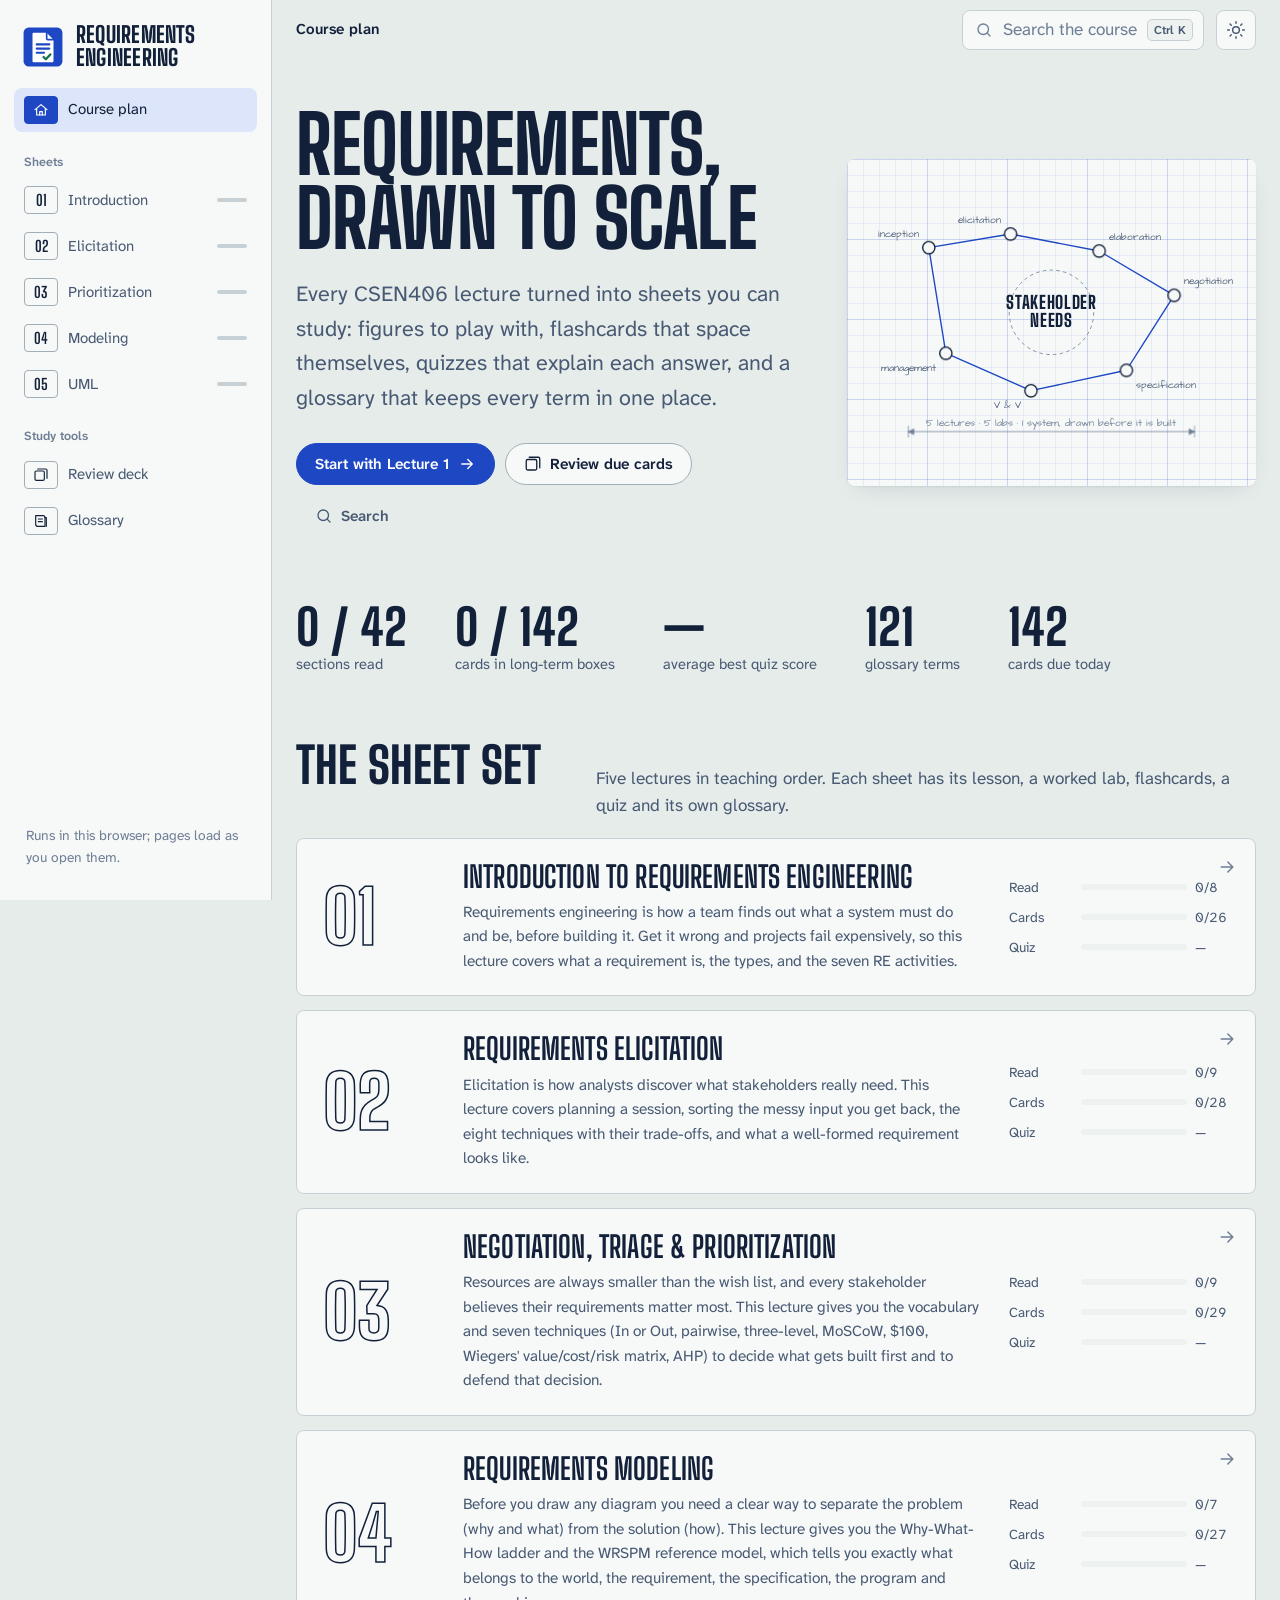
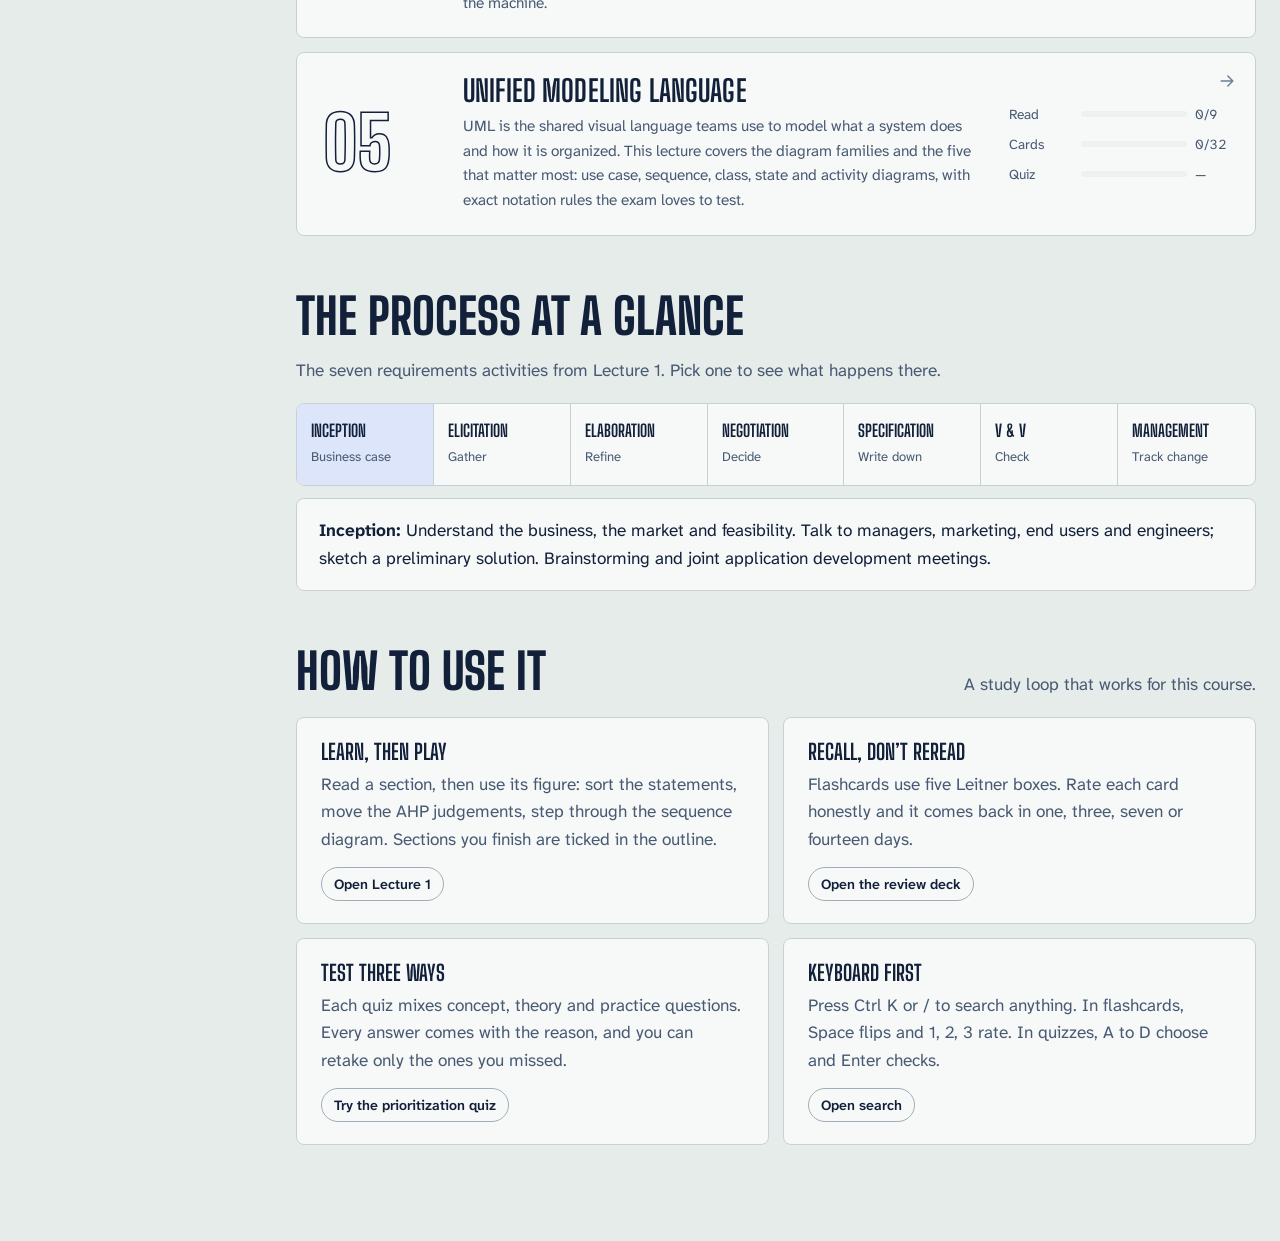
<file: index.html>
<!doctype html>
<html lang="en">
<head>
<meta charset="utf-8">
<meta name="viewport" content="width=device-width, initial-scale=1, viewport-fit=cover">
<link rel="manifest" href="manifest.webmanifest">
<link rel="icon" href="icon.svg" type="image/svg+xml">
<title>Requirements Engineering</title>
<meta name="claude:viewport-fit-sides" content="cover">
<meta name="description" content="CSEN406 Requirements Engineering study companion: lectures, interactive figures, flashcards, quizzes and glossary.">
<meta name="theme-color" content="#E6ECEA" media="(prefers-color-scheme: light)">
<meta name="theme-color" content="#081630" media="(prefers-color-scheme: dark)">
<link rel="preconnect" href="https://fonts.googleapis.com">
<link rel="preconnect" href="https://fonts.gstatic.com" crossorigin>
<link rel="stylesheet" href="https://fonts.googleapis.com/css2?family=Architects+Daughter&family=Atkinson+Hyperlegible+Next:wght@400;600;700&family=Big+Shoulders+Display:wght@600;700;800&display=swap">
<link rel="stylesheet" href="css/app.css">
<script>
  (function () { try { var t = localStorage.getItem('re406:theme'); if (t) document.documentElement.setAttribute('data-theme', JSON.parse(t)); } catch (e) {} })();
</script>

</head>
<body>
<a class="skip" href="#view">Skip to content</a>
<div class="shell">
  <nav class="rail" id="rail" aria-label="Course">
    <a class="brand" href="#home" aria-label="Requirements Engineering, home">
      <svg class="brand-mark" viewBox="0 0 40 40" aria-hidden="true">
        <rect class="doc-tile" x="1.5" y="1.5" width="37" height="37" rx="5"/>
        <g class="doc">
          <path class="doc-page" d="M11 6.5h12.5l6.5 6.5v20.5a1 1 0 0 1-1 1H11a1 1 0 0 1-1-1v-26a1 1 0 0 1 1-1z"/>
          <path class="doc-fold" d="M23.5 6.5V12a1 1 0 0 0 1 1H30"/>
          <path class="doc-line" style="--i:0" d="M14 17.5h12"/>
          <path class="doc-line" style="--i:1" d="M14 21.5h12"/>
          <path class="doc-line" style="--i:2" d="M14 25.5h7"/>
          <path class="doc-check" d="M20.5 29.5l2.2 2.2 4.3-4.6"/>
        </g>
      </svg>
      <b>Requirements Engineering</b>
    </a>
    <div class="nav-group" id="nav-main"></div>
    <div class="nav-group"><div class="nav-label">Sheets</div><div id="nav-lectures" style="display:grid;gap:2px"></div></div>
    <div class="nav-group" id="nav-tools"><div class="nav-label">Study tools</div></div>
    <div class="rail-foot">
      <p class="offline-note" id="offline-note">Loading offline support…</p>
    </div>
  </nav>
  <div class="rail-scrim" id="rail-scrim"></div>
  <div class="main">
    <header class="topbar" id="topbar">
      <button class="icon-btn menu-btn" id="menu-btn" aria-label="Open course menu" aria-controls="rail" aria-expanded="false"></button>
      <div class="crumbs" id="crumbs"></div>
      <div class="spacer"></div>
      <button class="search-btn" id="search-btn" aria-label="Search terms, sections and cards" aria-keyshortcuts="Control+K"><svg viewBox="0 0 24 24" width="18" height="18" fill="none" stroke="currentColor" stroke-width="1.75" stroke-linecap="round" aria-hidden="true"><circle cx="11" cy="11" r="7"/><path d="m20 20-3.5-3.5"/></svg><span>Search the course</span><kbd>Ctrl K</kbd></button>
      <button class="icon-btn" id="theme-btn" aria-label="Switch theme">
        <svg viewBox="0 0 24 24" fill="none" stroke="currentColor" stroke-width="1.75" stroke-linecap="round" aria-hidden="true">
          <g class="theme-sun"><circle cx="12" cy="12" r="4"/><path d="M12 2v2M12 20v2M4.9 4.9l1.4 1.4M17.7 17.7l1.4 1.4M2 12h2M20 12h2M4.9 19.1l1.4-1.4M17.7 6.3l1.4-1.4"/></g>
          <g class="theme-moon"><path d="M20 14.5A8 8 0 1 1 9.5 4a6.5 6.5 0 0 0 10.5 10.5z"/></g>
        </svg>
      </button>
    </header>
    <main class="view" id="view" tabindex="-1">
      <noscript><p>This study app needs JavaScript to run.</p></noscript>
    </main>
  </div>
</div>
<dialog class="palette" id="palette" aria-label="Search the course">
  <div class="pal-input">
    <svg viewBox="0 0 24 24" fill="none" stroke="currentColor" stroke-width="1.75" stroke-linecap="round" aria-hidden="true"><circle cx="11" cy="11" r="7"/><path d="m20 20-3.5-3.5"/></svg>
    <input id="pal-q" type="search" placeholder="Search terms, sections, flashcards…" autocomplete="off" aria-controls="pal-results" aria-label="Search">
    <kbd>Esc</kbd>
  </div>
  <div class="pal-results" id="pal-results" role="listbox" aria-label="Results"></div>
  <div class="pal-foot"><span><kbd>↑</kbd> <kbd>↓</kbd> move</span><span><kbd>Enter</kbd> open</span><span><kbd>Esc</kbd> close</span></div>
</dialog>
<div class="toasts" role="status" aria-live="polite"></div>

<script src="js/core.js"></script>
<script src="js/views.js"></script>
<script src="js/lecture.js"></script>
<script src="js/study.js"></script>
<script src="js/shell.js"></script>
</body>
</html>
</file>
<file: css/app.css>
/* Requirements Engineering — a study app laid out like a set of engineering drawing sheets.
   Light = vellum and navy ink. Dark = cyanotype: prussian ground, chalk lines. */
:root {
  --paper: #E6ECEA;
  --sheet: #F7F9F8;
  --sheet-2: #EDF2F1;
  --ink: #12203A;
  --ink-2: #485A73;
  --ink-3: #6E7E94;
  --rule: #C7D1D5;
  --rule-strong: #9FAEB8;
  --accent: #1E47C4;
  --accent-ink: #FFFFFF;
  --accent-wash: #DCE5FA;
  --red: #BD3B24;
  --red-wash: #F7E1DB;
  --green: #17704D;
  --green-wash: #DAEEE4;
  --amber: #B07A06;
  --amber-wash: #F6EAC8;
  --grid: rgba(30, 71, 196, 0.075);
  --doc-paper: #FFFFFF;
  --doc-ink: #1E47C4;
  --grid-major: rgba(30, 71, 196, 0.14);
  --shadow: 0 1px 2px rgba(18, 32, 58, 0.06), 0 8px 24px -12px rgba(18, 32, 58, 0.18);
  --shadow-float: 0 2px 6px rgba(18, 32, 58, 0.10), 0 24px 48px -16px rgba(18, 32, 58, 0.32);
  --scrim: rgba(10, 22, 44, 0.42);
  color-scheme: light;

  --f-display: 'Big Shoulders Display', 'Oswald', 'Arial Narrow', sans-serif;
  --f-body: 'Atkinson Hyperlegible Next', 'Atkinson Hyperlegible', system-ui, -apple-system, 'Segoe UI', sans-serif;
  --f-hand: 'Architects Daughter', 'Segoe Print', 'Comic Neue', cursive;

  --step--1: clamp(0.8rem, 0.78rem + 0.1vw, 0.86rem);
  --step-0: clamp(1rem, 0.97rem + 0.15vw, 1.075rem);
  --step-1: clamp(1.18rem, 1.1rem + 0.35vw, 1.35rem);
  --step-2: clamp(1.45rem, 1.3rem + 0.7vw, 1.9rem);
  --step-3: clamp(2rem, 1.6rem + 1.9vw, 3.1rem);
  --step-4: clamp(2.6rem, 1.8rem + 4vw, 5.4rem);

  --r-s: 4px;
  --r-m: 8px;
  --r-pill: 999px;
  --rail: 272px;
  --bar: 60px;

  --ease-out: cubic-bezier(0.22, 1, 0.36, 1);
  --ease-sharp: cubic-bezier(0.4, 0, 0.2, 1);
  --ease-spring: cubic-bezier(0.16, 1, 0.3, 1);
  --t-instant: 80ms;
  --t-fast: 180ms;
  --t-normal: 350ms;
  --t-slow: 600ms;
}
@media (prefers-color-scheme: dark) {
  :root:not([data-theme="light"]) {
    --paper: #081630; --sheet: #0D1F3F; --sheet-2: #12284D; --ink: #E7EEF9; --ink-2: #A9BBD8; --ink-3: #7F95B8;
    --rule: #22406E; --rule-strong: #35588C; --accent: #8DBBFF; --accent-ink: #061330; --accent-wash: #173462;
    --red: #FF8F78; --red-wash: #43202A; --green: #6ADBA6; --green-wash: #123C3A; --amber: #F2C75C; --amber-wash: #3A3320;
    --doc-paper: #EEF4FF; --doc-ink: #173462;
    --grid: rgba(141, 187, 255, 0.07); --grid-major: rgba(141, 187, 255, 0.14);
    --shadow: 0 1px 2px rgba(0, 0, 0, 0.3), 0 10px 28px -12px rgba(0, 0, 0, 0.6);
    --shadow-float: 0 2px 8px rgba(0, 0, 0, 0.4), 0 28px 56px -16px rgba(0, 0, 0, 0.7);
    --scrim: rgba(2, 8, 20, 0.62);
    color-scheme: dark;
  }
}
:root[data-theme="dark"] {
  --paper: #081630; --sheet: #0D1F3F; --sheet-2: #12284D; --ink: #E7EEF9; --ink-2: #A9BBD8; --ink-3: #7F95B8;
  --rule: #22406E; --rule-strong: #35588C; --accent: #8DBBFF; --accent-ink: #061330; --accent-wash: #173462;
  --red: #FF8F78; --red-wash: #43202A; --green: #6ADBA6; --green-wash: #123C3A; --amber: #F2C75C; --amber-wash: #3A3320;
  --doc-paper: #EEF4FF; --doc-ink: #173462;
  --grid: rgba(141, 187, 255, 0.07); --grid-major: rgba(141, 187, 255, 0.14);
  --shadow: 0 1px 2px rgba(0, 0, 0, 0.3), 0 10px 28px -12px rgba(0, 0, 0, 0.6);
  --shadow-float: 0 2px 8px rgba(0, 0, 0, 0.4), 0 28px 56px -16px rgba(0, 0, 0, 0.7);
  --scrim: rgba(2, 8, 20, 0.62);
  color-scheme: dark;
}

/* ---------- base ---------- */
*, *::before, *::after { box-sizing: border-box; }
html { -webkit-text-size-adjust: 100%; scroll-padding-top: calc(var(--bar) + 64px); }
body {
  margin: 0; background: var(--paper); color: var(--ink);
  font: 400 var(--step-0)/1.6 var(--f-body);
  font-optical-sizing: auto; -webkit-font-smoothing: antialiased; text-rendering: optimizeLegibility;
}
body::before { content: ""; position: fixed; inset: 0 0 auto; height: env(safe-area-inset-top, 0px); z-index: 60; background: var(--sheet); }
::selection { background: var(--accent); color: var(--accent-ink); }
:focus-visible { outline: 2px solid var(--accent); outline-offset: 3px; border-radius: 3px; }
a { color: var(--accent); text-decoration-thickness: 1px; text-underline-offset: 3px; }
button, input, select, textarea { font: inherit; color: inherit; }
button { cursor: pointer; }
img, svg { max-width: 100%; }
h1, h2, h3, h4 { text-wrap: balance; margin: 0; }
p { text-wrap: pretty; }
input { caret-color: var(--accent); }
* { scrollbar-width: thin; scrollbar-color: var(--rule-strong) transparent; }
::-webkit-scrollbar { width: 10px; height: 10px; }
::-webkit-scrollbar-thumb { background: var(--rule-strong); border-radius: 10px; border: 3px solid var(--paper); }
.sr-only { position: absolute; width: 1px; height: 1px; overflow: hidden; clip: rect(0 0 0 0); white-space: nowrap; }
.num { font-variant-numeric: tabular-nums; }
.skip { position: absolute; left: 12px; top: -60px; z-index: 100; background: var(--accent); color: var(--accent-ink); padding: 8px 14px; border-radius: var(--r-s); }
.skip:focus { top: 12px; }

/* ---------- shell ---------- */
.shell { display: grid; grid-template-columns: var(--rail) minmax(0, 1fr); min-height: 100vh; }
.rail {
  position: sticky; top: 0; height: 100vh; overflow-y: auto; background: var(--sheet);
  border-right: 1px solid var(--rule); display: flex; flex-direction: column;
  padding: 20px 14px max(18px, env(safe-area-inset-bottom, 0px)) max(14px, env(safe-area-inset-left, 0px));
}
.brand { display: flex; gap: 12px; align-items: center; padding: 4px 8px 18px; text-decoration: none; color: var(--ink); }
.brand-mark { width: 42px; height: 42px; flex: none; overflow: visible; }
.brand b { display: block; font: 800 1.4rem/1.02 var(--f-display); letter-spacing: 0.01em; text-transform: uppercase; }
/* The logo is a requirements document: on hover the page lifts, the corner folds and the spec rewrites itself, then gets its check. */
.doc-tile { fill: var(--accent); transition: transform var(--t-normal) var(--ease-out); transform-box: fill-box; transform-origin: center; }
.doc { transform-box: view-box; transform-origin: 20px 34px; transition: transform var(--t-slow) var(--ease-out); }
.doc-page { fill: var(--doc-paper); }
.doc-fold, .doc-line, .doc-check { fill: none; stroke-linecap: round; stroke-linejoin: round; }
.doc-fold { stroke: var(--doc-ink); stroke-width: 1.6; transform-box: fill-box; transform-origin: 100% 0; }
.doc-line { stroke: var(--doc-ink); stroke-width: 2; stroke-dasharray: 13; stroke-dashoffset: 0; }
.doc-check { stroke: var(--green); stroke-width: 2.2; stroke-dasharray: 11; stroke-dashoffset: 0; }
.brand:hover .doc, .brand:focus-visible .doc { transform: translateY(-1.5px) rotate(-5deg); }
.brand:hover .doc-tile, .brand:focus-visible .doc-tile { transform: scale(1.04); }
.brand:hover .doc-fold, .brand:focus-visible .doc-fold { animation: docFold 0.6s var(--ease-out); }
.brand:hover .doc-line, .brand:focus-visible .doc-line { animation: docWrite 0.45s var(--ease-out) both; animation-delay: calc(80ms + var(--i) * 110ms); }
.brand:hover .doc-check, .brand:focus-visible .doc-check { animation: docCheck 0.4s var(--ease-out) 0.48s both; }
@keyframes docWrite { from { stroke-dashoffset: 13; } }
@keyframes docCheck { from { stroke-dashoffset: 11; } }
@keyframes docFold { 0% { transform: none; } 45% { transform: scale(1.45); } 100% { transform: none; } }
.nav-group { display: grid; gap: 2px; margin-bottom: 18px; }
.nav-label { font: 600 0.78rem/1 var(--f-body); color: var(--ink-3); padding: 6px 10px 8px; }
.nav-item {
  position: relative; display: grid; grid-template-columns: 34px 1fr auto; align-items: center; gap: 10px;
  padding: 8px 10px; border-radius: var(--r-m); color: var(--ink-2); text-decoration: none;
  transition: background var(--t-fast), color var(--t-fast);
}
.nav-item:hover { background: var(--sheet-2); color: var(--ink); }
.nav-item[aria-current="page"] { background: var(--accent-wash); color: var(--ink); }
.nav-item[aria-current="page"] .nav-num { background: var(--accent); color: var(--accent-ink); border-color: var(--accent); }
.nav-num {
  width: 34px; height: 28px; display: grid; place-items: center; border: 1px solid var(--rule-strong); border-radius: var(--r-s);
  font: 700 0.95rem/1 var(--f-display); color: var(--ink); transition: background var(--t-fast), color var(--t-fast);
}
.nav-num svg { width: 16px; height: 16px; }
.nav-text { font-size: 0.94rem; line-height: 1.25; min-width: 0; }
.nav-meter { width: 30px; height: 4px; border-radius: 4px; background: var(--rule); overflow: hidden; }
.nav-meter i { display: block; height: 100%; background: var(--green); transform-origin: left; }
.rail-foot { margin-top: auto; display: grid; gap: 8px; padding: 12px 6px 0; }
.offline-note { font-size: var(--step--1); color: var(--ink-3); padding: 0 6px; }

.main { min-width: 0; display: flex; flex-direction: column; }
.rail-scrim { display: none; }
.topbar {
  position: sticky; top: env(safe-area-inset-top, 0px); z-index: 40; height: var(--bar);
  display: flex; align-items: center; gap: 12px; background: var(--paper);
  border-bottom: 1px solid transparent; transition: border-color var(--t-normal), background var(--t-normal);
  padding-left: max(24px, env(safe-area-inset-left, 0px)); padding-right: max(24px, env(safe-area-inset-right, 0px));
}
.topbar.scrolled { border-bottom-color: var(--rule); background: var(--paper); }
.crumbs { display: flex; gap: 8px; align-items: center; min-width: 0; font-size: 0.94rem; color: var(--ink-2); }
.crumbs a { color: var(--ink-2); text-decoration: none; }
.crumbs a:hover { color: var(--ink); }
.crumbs b { color: var(--ink); font-weight: 600; white-space: nowrap; overflow: hidden; text-overflow: ellipsis; }
.topbar .spacer { flex: 1; }
.icon-btn.menu-btn { display: none; }
.search-btn {
  display: flex; align-items: center; gap: 10px; min-width: 240px; height: 40px; padding: 0 10px 0 12px;
  border: 1px solid var(--rule); border-radius: var(--r-m); background: var(--sheet); color: var(--ink-3);
  transition: border-color var(--t-fast), box-shadow var(--t-fast);
}
.search-btn:hover { border-color: var(--rule-strong); color: var(--ink-2); }
.search-btn span { flex: 1; text-align: left; }
kbd { font: 600 0.75rem/1 var(--f-body); padding: 4px 6px; border: 1px solid var(--rule); border-radius: 5px; color: var(--ink-2); background: var(--sheet-2); }
.icon-btn {
  width: 40px; height: 40px; display: inline-grid; place-items: center; border: 1px solid var(--rule); border-radius: var(--r-m);
  background: var(--sheet); color: var(--ink-2); transition: color var(--t-fast), border-color var(--t-fast), transform var(--t-instant);
}
.icon-btn:hover { color: var(--ink); border-color: var(--rule-strong); }
.icon-btn:active { transform: scale(0.94); }
.icon-btn svg { width: 20px; height: 20px; }
.theme-sun, .theme-moon { transition: transform var(--t-slow) var(--ease-spring), opacity var(--t-normal); transform-origin: center; }
:root[data-theme="dark"] .theme-sun { transform: rotate(90deg) scale(0.4); opacity: 0; }
:root:not([data-theme="dark"]) .theme-moon { transform: rotate(-90deg) scale(0.4); opacity: 0; }
@media (prefers-color-scheme: dark) {
  :root:not([data-theme]) .theme-sun { transform: rotate(90deg) scale(0.4); opacity: 0; }
  :root:not([data-theme]) .theme-moon { transform: none; opacity: 1; }
}

.view {
  flex: 1; width: 100%; max-width: 1240px; margin: 0 auto;
  padding-block: 28px 96px;
  padding-left: max(24px, env(safe-area-inset-left, 0px)); padding-right: max(24px, env(safe-area-inset-right, 0px));
}
.view:focus { outline: none; }

/* ---------- buttons, chips ---------- */
.btn {
  display: inline-flex; align-items: center; justify-content: center; gap: 8px; min-height: 42px; padding: 0 18px;
  border-radius: var(--r-pill); border: 1px solid var(--rule-strong); background: var(--sheet); color: var(--ink);
  font-weight: 600; font-size: 0.95rem; text-decoration: none; white-space: nowrap;
  transition: background var(--t-fast), border-color var(--t-fast), color var(--t-fast), transform var(--t-instant) var(--ease-sharp);
}
.btn:hover { border-color: var(--ink-2); }
.btn:active { transform: scale(0.97); }
.btn svg { width: 18px; height: 18px; }
.btn.primary { background: var(--accent); border-color: var(--accent); color: var(--accent-ink); }
.btn.primary:hover { background: color-mix(in srgb, var(--accent) 88%, var(--ink)); }
.btn.ghost { border-color: transparent; background: transparent; color: var(--ink-2); }
.btn.ghost:hover { background: var(--sheet-2); color: var(--ink); }
.btn.small { min-height: 34px; padding: 0 12px; font-size: 0.88rem; }
.btn[disabled] { opacity: 0.45; pointer-events: none; }
.chip {
  display: inline-flex; align-items: center; gap: 6px; height: 30px; padding: 0 12px; border-radius: var(--r-pill);
  border: 1px solid var(--rule); background: var(--sheet); color: var(--ink-2); font-size: 0.86rem; font-weight: 600;
  transition: background var(--t-fast), color var(--t-fast), border-color var(--t-fast);
}
.chip:hover { color: var(--ink); border-color: var(--rule-strong); }
.chip[aria-pressed="true"], .chip.on { background: var(--ink); border-color: var(--ink); color: var(--sheet); }
.tag { display: inline-block; font-size: 0.78rem; font-weight: 600; padding: 2px 8px; border-radius: var(--r-pill); background: var(--sheet-2); color: var(--ink-2); }
.tag.concept { background: var(--accent-wash); color: var(--accent); }
.tag.theory { background: var(--amber-wash); color: var(--amber); }
.tag.practice { background: var(--green-wash); color: var(--green); }

/* ---------- home ---------- */
.home-hero { display: grid; grid-template-columns: minmax(0, 1.25fr) minmax(0, 1fr); gap: 40px; align-items: center; padding: 20px 0 48px; }
.home-hero h1 { font: 800 var(--step-4)/0.92 var(--f-display); letter-spacing: -0.01em; text-transform: uppercase; }
.home-hero p.lead { font-size: var(--step-1); color: var(--ink-2); max-width: 46ch; margin: 22px 0 28px; }
.hero-actions { display: flex; flex-wrap: wrap; gap: 10px; }
.hero-drawing { position: relative; aspect-ratio: 5 / 4; border-radius: var(--r-m); background: var(--sheet); box-shadow: var(--shadow); overflow: hidden; }
.hero-drawing svg { width: 100%; height: 100%; display: block; }
.blueprint {
  background-color: var(--sheet);
  background-image:
    linear-gradient(var(--grid-major) 1px, transparent 1px), linear-gradient(90deg, var(--grid-major) 1px, transparent 1px),
    linear-gradient(var(--grid) 1px, transparent 1px), linear-gradient(90deg, var(--grid) 1px, transparent 1px);
  background-size: 80px 80px, 80px 80px, 16px 16px, 16px 16px;
}
.draw-path { stroke-dasharray: var(--len, 1200); stroke-dashoffset: var(--len, 1200); animation: draw 1.6s var(--ease-out) forwards; animation-delay: var(--d, 0s); }
@keyframes draw { to { stroke-dashoffset: 0; } }
.fade-late { opacity: 0; animation: fadeIn 0.6s var(--ease-out) forwards; animation-delay: var(--d, 1s); }
@keyframes fadeIn { to { opacity: 1; } }

.stat-strip { display: flex; flex-wrap: wrap; gap: 28px 48px; padding: 18px 0 8px; }
.stat-strip div { display: grid; }
.stat-strip b { font: 800 var(--step-3)/1 var(--f-display); }
.stat-strip span { color: var(--ink-2); font-size: 0.92rem; }

.section-head { display: flex; align-items: baseline; justify-content: space-between; gap: 16px; margin: 56px 0 18px; flex-wrap: wrap; }
.section-head h2 { font: 800 var(--step-3)/1 var(--f-display); text-transform: uppercase; }
.section-head p { color: var(--ink-2); margin: 0; max-width: 60ch; }

.sheet-set { display: grid; gap: 14px; }
.sheet-row {
  position: relative; display: grid; grid-template-columns: 112px minmax(0, 1fr) 220px; gap: 28px; align-items: center;
  padding: 22px 26px; background: var(--sheet); border-radius: var(--r-m); text-decoration: none; color: var(--ink);
  border: 1px solid var(--rule); transition: border-color var(--t-fast), transform var(--t-normal) var(--ease-out), box-shadow var(--t-normal);
}
.sheet-row:hover { border-color: var(--rule-strong); transform: translateY(-2px); box-shadow: var(--shadow); }
.sheet-row:hover .sheet-go { transform: translateX(4px); color: var(--accent); }
.sheet-num { font: 800 4.6rem/0.8 var(--f-display); color: transparent; -webkit-text-stroke: 1.5px var(--ink); letter-spacing: -0.02em; }
.sheet-row:hover .sheet-num { color: var(--accent-wash); -webkit-text-stroke-color: var(--accent); }
.sheet-row h3 { font: 700 var(--step-2)/1.05 var(--f-display); text-transform: uppercase; letter-spacing: 0.005em; }
.sheet-row p { margin: 8px 0 0; color: var(--ink-2); font-size: 0.96rem; max-width: 62ch; }
.sheet-meta { display: grid; gap: 8px; font-size: 0.86rem; color: var(--ink-2); }
.meter-line { display: grid; grid-template-columns: 64px 1fr 34px; align-items: center; gap: 8px; }
.meter { height: 6px; border-radius: 6px; background: var(--sheet-2); overflow: hidden; }
.meter i { display: block; height: 100%; width: 100%; border-radius: 6px; background: var(--accent); transform: scaleX(var(--v, 0)); transform-origin: left; transition: transform var(--t-slow) var(--ease-out); }
.meter.g i { background: var(--green); }
.meter.a i { background: var(--amber); }
.sheet-go { position: absolute; right: 18px; top: 18px; color: var(--ink-3); transition: transform var(--t-normal) var(--ease-out), color var(--t-fast); }
.sheet-go svg { width: 20px; height: 20px; }

.process-strip { display: grid; grid-template-columns: repeat(7, minmax(0, 1fr)); gap: 0; counter-reset: s; background: var(--sheet); border-radius: var(--r-m); border: 1px solid var(--rule); overflow: hidden; }
.process-strip button { all: unset; cursor: pointer; padding: 18px 14px; border-right: 1px solid var(--rule); display: grid; gap: 6px; transition: background var(--t-fast); }
.process-strip button:last-child { border-right: 0; }
.process-strip button:hover, .process-strip button[aria-pressed="true"] { background: var(--accent-wash); }
.process-strip button:focus-visible { outline: 2px solid var(--accent); outline-offset: -2px; }
.process-strip b { font: 700 1.05rem/1.1 var(--f-display); text-transform: uppercase; }
.process-strip span { font-size: 0.82rem; color: var(--ink-2); }
.process-detail { margin-top: 12px; padding: 18px 22px; background: var(--sheet); border-radius: var(--r-m); border: 1px solid var(--rule); min-height: 84px; }

.two-col { display: grid; grid-template-columns: repeat(2, minmax(0, 1fr)); gap: 14px; }
.panel { background: var(--sheet); border: 1px solid var(--rule); border-radius: var(--r-m); padding: 22px 24px; }
.panel h3 { font: 700 var(--step-1)/1.15 var(--f-display); text-transform: uppercase; margin-bottom: 6px; }
.panel p { color: var(--ink-2); margin: 0 0 14px; }

/* ---------- lecture header: the title block ---------- */
.lec-head { display: grid; grid-template-columns: minmax(0, 1fr) 300px; gap: 36px; align-items: end; padding: 10px 0 26px; }
.lec-numeral { display: block; height: clamp(84px, 11vw, 150px); width: auto; overflow: visible; margin-bottom: 6px; }
.lec-numeral text { font: 800 160px/1 var(--f-display); fill: transparent; stroke: var(--ink); stroke-width: 2; letter-spacing: -4px; }
.lec-numeral.animate text { stroke-dasharray: 900; stroke-dashoffset: 900; animation: draw 1.4s var(--ease-out) forwards, numFill 0.6s 1.1s var(--ease-out) forwards; }
@keyframes numFill { to { fill: var(--accent-wash); stroke: var(--accent); } }
.lec-title { font: 800 var(--step-4)/0.92 var(--f-display); text-transform: uppercase; letter-spacing: -0.005em; }
.lec-title .w { display: inline-block; overflow: hidden; vertical-align: bottom; padding-bottom: 0.06em; margin-bottom: -0.06em; }
.lec-title .w > span { display: inline-block; }
.lec-title.animate .w > span { transform: translateY(105%) rotate(4deg); transform-origin: left bottom; animation: rise 0.9s var(--ease-out) forwards; animation-delay: calc(0.25s + var(--i) * 70ms); }
@keyframes rise { to { transform: none; } }
.dim { position: relative; height: 34px; margin-top: 18px; color: var(--ink-3); }
.dim svg { position: absolute; inset: 0; width: 100%; height: 100%; overflow: visible; }
.dim line, .dim path { stroke: currentColor; stroke-width: 1.2; fill: none; }
.dim .dim-line { transform-origin: center; }
.dim.animate .dim-line { transform: scaleX(0); animation: grow 1s 0.5s var(--ease-out) forwards; }
.dim.animate .dim-tick { opacity: 0; animation: fadeIn 0.3s 1.3s forwards; }
@keyframes grow { to { transform: scaleX(1); } }
.dim-label { position: absolute; left: 50%; top: -2px; transform: translateX(-50%); background: var(--paper); padding: 0 12px; font: 400 0.95rem/1.4 var(--f-hand); color: var(--ink-2); white-space: nowrap; }
.dim.animate .dim-label { opacity: 0; animation: fadeIn 0.5s 1.2s forwards; }
.lec-lede { font-size: var(--step-1); color: var(--ink-2); max-width: 60ch; margin: 18px 0 0; }

.title-block { border: 1.5px solid var(--ink); border-radius: 2px; background: var(--sheet); font-size: 0.84rem; display: grid; grid-template-columns: 1fr 1fr; }
.title-block > div { padding: 8px 12px; border-right: 1px solid var(--rule-strong); border-bottom: 1px solid var(--rule-strong); display: grid; gap: 2px; min-width: 0; }
.title-block > div:nth-child(2n) { border-right: 0; }
.title-block > div.wide { grid-column: span 2; border-right: 0; }
.title-block > div:nth-last-child(-n+1) { border-bottom: 0; }
.title-block span { color: var(--ink-3); font-size: 0.74rem; }
.title-block b { font-weight: 700; color: var(--ink); overflow: hidden; text-overflow: ellipsis; }
.title-block .big { font: 800 1.6rem/1 var(--f-display); }

.tabs {
  position: sticky; top: calc(env(safe-area-inset-top, 0px) + var(--bar)); z-index: 30; display: flex; gap: 4px;
  background: var(--paper); padding: 6px 0 0; margin-bottom: 28px; border-bottom: 1px solid var(--rule); overflow-x: auto; scrollbar-width: none;
}
.tabs::-webkit-scrollbar { display: none; }
.tab {
  position: relative; display: inline-flex; align-items: center; gap: 8px; height: 46px; padding: 0 16px; border: 0; background: none;
  color: var(--ink-2); font-weight: 600; text-decoration: none; white-space: nowrap; border-radius: var(--r-m) var(--r-m) 0 0;
  transition: color var(--t-fast), background var(--t-fast);
}
.tab:hover { color: var(--ink); background: var(--sheet-2); }
.tab[aria-selected="true"] { color: var(--ink); }
.tab svg { width: 18px; height: 18px; }
.tab .count { font-size: 0.75rem; color: var(--ink-3); font-weight: 600; }
.tab-ink { position: absolute; bottom: -1px; left: 0; height: 3px; width: 1px; background: var(--accent); border-radius: 3px 3px 0 0; transform-origin: left; transition: transform var(--t-normal) var(--ease-out); pointer-events: none; }
.tabs { position: sticky; }

/* ---------- learn ---------- */
.learn { display: grid; grid-template-columns: minmax(0, 1fr) 232px; gap: 56px; align-items: start; }
.outcomes { background: var(--sheet); border: 1px solid var(--rule); border-radius: var(--r-m); padding: 20px 24px; margin-bottom: 40px; }
.outcomes h2 { font: 700 var(--step-1)/1.1 var(--f-display); text-transform: uppercase; margin-bottom: 10px; }
.outcomes ul { margin: 0; padding: 0; list-style: none; display: grid; gap: 8px; }
.outcomes li { display: grid; grid-template-columns: 22px 1fr; gap: 8px; color: var(--ink-2); }
.outcomes li svg { width: 18px; height: 18px; margin-top: 4px; color: var(--accent); }
.lsec { margin-bottom: 72px; content-visibility: auto; contain-intrinsic-size: auto 900px; }
.lsec-head { display: flex; align-items: baseline; gap: 14px; margin-bottom: 18px; }
.lsec-head .idx { font: 700 1rem/1 var(--f-display); color: var(--accent); min-width: 34px; padding-top: 4px; }
.lsec h2 { font: 700 var(--step-3)/1 var(--f-display); text-transform: uppercase; letter-spacing: 0.002em; }
.prose { max-width: 70ch; }
.prose p { margin: 0 0 1em; }
.prose ul, .prose ol { padding-left: 1.3em; margin: 0 0 1em; }
.prose li { margin-bottom: 0.4em; }
.prose li::marker { color: var(--accent); }
.prose strong { font-weight: 700; }
.prose dfn, .prose .term { font-style: normal; font-weight: 700; color: var(--ink); background: linear-gradient(transparent 62%, var(--accent-wash) 62%); padding: 0 2px; }
.prose code { font-size: 0.92em; padding: 1px 6px; border-radius: 4px; background: var(--sheet-2); }
.prose blockquote { margin: 0 0 1em; padding: 14px 20px; background: var(--sheet); border-radius: var(--r-m); font-family: var(--f-hand); font-size: 1.08rem; color: var(--ink-2); }
.prose aside { position: relative; margin: 1.4em 0; padding: 16px 20px 16px 52px; border-radius: var(--r-m); background: var(--sheet); border: 1px solid var(--rule); }
.prose aside::before { content: ""; position: absolute; left: 18px; top: 18px; width: 20px; height: 20px; background: currentColor; -webkit-mask: var(--ic) center / contain no-repeat; mask: var(--ic) center / contain no-repeat; }
.prose aside.note { color: var(--ink); --ic: url("data:image/svg+xml,%3Csvg xmlns='http://www.w3.org/2000/svg' viewBox='0 0 24 24' fill='none' stroke='black' stroke-width='2' stroke-linecap='round'%3E%3Ccircle cx='12' cy='12' r='9'/%3E%3Cpath d='M12 11v6M12 7.5v.5'/%3E%3C/svg%3E"); }
.prose aside.note::before { background: var(--accent); }
.prose aside.pitfall { background: var(--red-wash); border-color: transparent; --ic: url("data:image/svg+xml,%3Csvg xmlns='http://www.w3.org/2000/svg' viewBox='0 0 24 24' fill='none' stroke='black' stroke-width='2' stroke-linecap='round' stroke-linejoin='round'%3E%3Cpath d='M12 3 2 20h20L12 3z'/%3E%3Cpath d='M12 10v4M12 17v.5'/%3E%3C/svg%3E"); }
.prose aside.pitfall::before { background: var(--red); }
.prose aside.example { background: var(--green-wash); border-color: transparent; --ic: url("data:image/svg+xml,%3Csvg xmlns='http://www.w3.org/2000/svg' viewBox='0 0 24 24' fill='none' stroke='black' stroke-width='2' stroke-linecap='round' stroke-linejoin='round'%3E%3Cpath d='M4 20l4-1L19 8l-3-3L5 16l-1 4z'/%3E%3Cpath d='M14 7l3 3'/%3E%3C/svg%3E"); }
.prose aside.example::before { background: var(--green); }
.prose aside > :last-child { margin-bottom: 0; }
.tbl-wrap { overflow-x: auto; margin: 0 0 1.2em; border-radius: var(--r-m); border: 1px solid var(--rule); background: var(--sheet); }
.prose table, table.tbl { border-collapse: collapse; width: 100%; font-size: 0.94rem; min-width: 480px; }
.prose th, .prose td, .tbl th, .tbl td { text-align: left; padding: 10px 14px; border-bottom: 1px solid var(--rule); vertical-align: top; }
.prose th, .tbl th { font-weight: 700; background: var(--sheet-2); color: var(--ink); }
.prose tr:last-child td, .tbl tr:last-child td { border-bottom: 0; }
.takeaways { margin-top: 22px; display: grid; gap: 8px; max-width: 70ch; padding: 16px 20px; background: var(--sheet); border-radius: var(--r-m); border: 1px dashed var(--rule-strong); }
.takeaways h3 { font: 400 1.05rem/1 var(--f-hand); color: var(--accent); margin-bottom: 4px; }
.takeaways ul { margin: 0; padding-left: 1.2em; }
.takeaways li { margin-bottom: 4px; }
.source { margin-top: 12px; font-size: 0.84rem; color: var(--ink-3); }
.source svg { width: 14px; height: 14px; vertical-align: -2px; margin-right: 4px; }

.toc { position: sticky; top: calc(var(--bar) + 76px); display: grid; gap: 2px; font-size: 0.9rem; max-height: calc(100vh - 160px); overflow-y: auto; padding-bottom: 20px; }
.toc h2 { font: 400 1rem/1 var(--f-hand); color: var(--ink-3); margin: 0 0 10px; }
.toc a { position: relative; display: grid; grid-template-columns: 18px 1fr; gap: 8px; padding: 7px 10px; color: var(--ink-2); text-decoration: none; border-radius: var(--r-s); line-height: 1.3; }
.toc a:hover { color: var(--ink); background: var(--sheet-2); }
.toc a.active { color: var(--ink); background: var(--accent-wash); }
.toc a .dot { width: 10px; height: 10px; margin-top: 4px; border-radius: 50%; border: 1.5px solid var(--rule-strong); transition: background var(--t-fast), border-color var(--t-fast); }
.toc a.read .dot { background: var(--green); border-color: var(--green); }
.toc-next { margin-top: 18px; display: grid; gap: 8px; }

/* ---------- visual (figure) frame ---------- */
.viz { margin: 26px 0 8px; border-radius: var(--r-m); background: var(--sheet); border: 1px solid var(--rule); overflow: hidden; }
.viz-head { display: flex; align-items: center; justify-content: space-between; gap: 14px; padding: 14px 18px; border-bottom: 1px solid var(--rule); flex-wrap: wrap; }
.viz-head h3 { font: 700 1.1rem/1.15 var(--f-display); text-transform: uppercase; letter-spacing: 0.01em; display: flex; align-items: center; gap: 10px; }
.viz-head h3 svg { width: 18px; height: 18px; color: var(--accent); }
.viz-head p { margin: 0; font: 400 0.95rem/1.3 var(--f-hand); color: var(--ink-2); }
.viz-body { padding: 20px; min-height: 120px; }
.viz-body.blueprint { padding: 22px; }
.viz-loading { display: grid; place-items: center; min-height: 220px; color: var(--ink-3); font-family: var(--f-hand); }
.viz-actions { display: flex; flex-wrap: wrap; gap: 8px; margin-top: 16px; align-items: center; }
.viz-note { font-size: 0.92rem; color: var(--ink-2); margin-top: 12px; }
.viz svg text { font-family: var(--f-body); fill: var(--ink); }
.viz svg .hand { font-family: var(--f-hand); }
.viz-scroll { overflow-x: auto; }
.viz-scroll > svg { min-width: 620px; }

/* shared widget atoms */
.seg { display: inline-flex; padding: 3px; gap: 2px; border-radius: var(--r-pill); background: var(--sheet-2); flex-wrap: wrap; }
.seg button { border: 0; background: none; height: 32px; padding: 0 14px; border-radius: var(--r-pill); font-size: 0.88rem; font-weight: 600; color: var(--ink-2); transition: background var(--t-fast), color var(--t-fast); }
.seg button[aria-pressed="true"] { background: var(--sheet); color: var(--ink); box-shadow: var(--shadow); }
.drop-zone { border: 1.5px dashed var(--rule-strong); border-radius: var(--r-m); padding: 12px; min-height: 90px; transition: background var(--t-fast), border-color var(--t-fast); }
.drop-zone.over { background: var(--accent-wash); border-color: var(--accent); }
.token {
  display: inline-flex; align-items: center; gap: 6px; padding: 8px 12px; margin: 4px; border-radius: var(--r-m); background: var(--sheet);
  border: 1px solid var(--rule-strong); font-size: 0.9rem; line-height: 1.3; cursor: grab; touch-action: none; user-select: none;
  transition: transform var(--t-fast) var(--ease-out), box-shadow var(--t-fast), border-color var(--t-fast), background var(--t-fast);
}
.token:hover { border-color: var(--ink-2); }
.token:active { cursor: grabbing; }
.token.dragging { opacity: 0.4; }
.token.selected { border-color: var(--accent); box-shadow: 0 0 0 3px var(--accent-wash); }
.token.ok { border-color: var(--green); background: var(--green-wash); }
.token.bad { border-color: var(--red); background: var(--red-wash); }
.feedback { display: flex; gap: 10px; align-items: flex-start; padding: 12px 16px; border-radius: var(--r-m); font-size: 0.94rem; margin-top: 12px; }
.feedback svg { width: 18px; height: 18px; flex: none; margin-top: 2px; }
.feedback.ok { background: var(--green-wash); color: var(--ink); }
.feedback.ok svg { color: var(--green); }
.feedback.bad { background: var(--red-wash); color: var(--ink); }
.feedback.bad svg { color: var(--red); }
.feedback.info { background: var(--accent-wash); }
.feedback.info svg { color: var(--accent); }
.range { width: 100%; accent-color: var(--accent); }
.matrix { border-collapse: collapse; font-variant-numeric: tabular-nums; }
.matrix th, .matrix td { padding: 6px 8px; text-align: center; border: 1px solid var(--rule); font-size: 0.9rem; }
.matrix th { background: var(--sheet-2); font-weight: 700; }
.matrix select, .matrix input { width: 64px; padding: 4px; border-radius: 4px; border: 1px solid var(--rule-strong); background: var(--sheet); text-align: center; }
.hl-row td { background: var(--accent-wash); }

/* ---------- flashcards ---------- */
.deck-bar { display: flex; flex-wrap: wrap; gap: 10px; align-items: center; justify-content: space-between; margin-bottom: 18px; }
.deck-stats { display: flex; gap: 6px; flex-wrap: wrap; }
.box-pill { display: inline-flex; gap: 6px; align-items: center; font-size: 0.82rem; color: var(--ink-2); padding: 4px 10px; border-radius: var(--r-pill); background: var(--sheet); border: 1px solid var(--rule); }
.box-pill i { width: 8px; height: 8px; border-radius: 50%; background: var(--c); }
.card-stage { perspective: 1600px; max-width: 720px; margin: 0 auto; }
.fcard { position: relative; height: clamp(300px, 46vh, 400px); transform-style: preserve-3d; transition: transform 0.7s var(--ease-out); cursor: pointer; }
.fcard.flipped { transform: rotateY(180deg); }
.fcard.enter { animation: dealIn 0.5s var(--ease-out); }
@keyframes dealIn { from { transform: translateY(18px) rotate(-1.2deg); opacity: 0; } }
.face {
  position: absolute; inset: 0; backface-visibility: hidden; -webkit-backface-visibility: hidden; border-radius: 10px; padding: 28px 32px;
  display: flex; flex-direction: column; background: var(--sheet); border: 1px solid var(--rule); box-shadow: var(--shadow);
}
.face.back { transform: rotateY(180deg); background: var(--accent-wash); border-color: transparent; }
.face-top { display: flex; justify-content: space-between; align-items: center; gap: 10px; color: var(--ink-3); font-size: 0.84rem; }
.face-body { flex: 1; display: grid; place-items: center; text-align: center; overflow-y: auto; padding: 10px 0; }
.face.front .face-body { font: 700 var(--step-2)/1.15 var(--f-display); text-transform: uppercase; letter-spacing: 0.005em; }
.face.back .face-body { font-size: var(--step-1); line-height: 1.5; }
.face-hint { text-align: center; font: 400 0.95rem/1 var(--f-hand); color: var(--ink-3); }
.rate-row { display: grid; grid-template-columns: repeat(3, minmax(0, 1fr)); gap: 10px; max-width: 720px; margin: 18px auto 0; }
.rate-row .btn { border-radius: var(--r-m); min-height: 52px; flex-direction: column; gap: 0; line-height: 1.2; }
.rate-row .btn small { font-weight: 400; color: var(--ink-3); font-size: 0.78rem; }
.rate-row .btn.again:hover { border-color: var(--red); background: var(--red-wash); }
.rate-row .btn.hard:hover { border-color: var(--amber); background: var(--amber-wash); }
.rate-row .btn.good:hover { border-color: var(--green); background: var(--green-wash); }
.deck-progress { max-width: 720px; margin: 0 auto 14px; display: grid; grid-template-columns: 1fr auto; gap: 12px; align-items: center; font-size: 0.86rem; color: var(--ink-2); }
.done-card { max-width: 720px; margin: 0 auto; text-align: center; padding: 48px 28px; background: var(--sheet); border-radius: 10px; border: 1px solid var(--rule); }
.done-card h3 { font: 800 var(--step-3)/1 var(--f-display); text-transform: uppercase; margin-bottom: 10px; }
.done-card p { color: var(--ink-2); margin: 0 auto 20px; max-width: 46ch; }

/* ---------- quiz ---------- */
.quiz-wrap { max-width: 780px; margin: 0 auto; }
.q-top { display: grid; grid-template-columns: 1fr auto; gap: 12px; align-items: center; margin-bottom: 14px; color: var(--ink-2); font-size: 0.9rem; }
.q-steps { display: flex; gap: 4px; margin-bottom: 22px; }
.q-steps i { flex: 1; height: 5px; border-radius: 5px; background: var(--rule); transition: background var(--t-normal); }
.q-steps i.cur { background: var(--ink-2); }
.q-steps i.ok { background: var(--green); }
.q-steps i.bad { background: var(--red); }
.q-card { background: var(--sheet); border: 1px solid var(--rule); border-radius: 10px; padding: 28px 30px; }
.q-card h2 { font-size: var(--step-1); font-weight: 700; line-height: 1.4; margin: 10px 0 6px; text-wrap: pretty; }
.q-kind { font-size: 0.86rem; color: var(--ink-3); margin-bottom: 18px; }
.opts { display: grid; gap: 10px; }
.opt {
  display: grid; grid-template-columns: 34px 1fr 22px; gap: 12px; align-items: center; text-align: left; padding: 14px 16px; border-radius: var(--r-m);
  border: 1.5px solid var(--rule); background: var(--paper); transition: border-color var(--t-fast), background var(--t-fast), transform var(--t-instant);
}
.opt:hover:not([disabled]) { border-color: var(--rule-strong); background: var(--sheet-2); }
.opt:active:not([disabled]) { transform: scale(0.99); }
.opt .key { width: 30px; height: 30px; display: grid; place-items: center; border-radius: 6px; border: 1px solid var(--rule-strong); font-weight: 700; font-size: 0.86rem; color: var(--ink-2); }
.opt[aria-checked="true"] { border-color: var(--accent); background: var(--accent-wash); }
.opt[aria-checked="true"] .key { background: var(--accent); color: var(--accent-ink); border-color: var(--accent); }
.opt.right { border-color: var(--green); background: var(--green-wash); }
.opt.right .key { background: var(--green); border-color: var(--green); color: var(--sheet); }
.opt.wrong { border-color: var(--red); background: var(--red-wash); }
.opt.wrong .key { background: var(--red); border-color: var(--red); color: var(--sheet); }
.opt.wrong span.txt { text-decoration: line-through; text-decoration-color: var(--red); text-decoration-thickness: 2px; }
.opt[disabled] { cursor: default; }
.opt .mark svg { width: 20px; height: 20px; }
.q-foot { display: flex; justify-content: space-between; align-items: center; gap: 12px; margin-top: 22px; flex-wrap: wrap; }
.why { margin-top: 18px; padding: 16px 20px; border-radius: var(--r-m); background: var(--paper); border: 1px dashed var(--rule-strong); }
.why b { font: 400 1.05rem/1 var(--f-hand); color: var(--accent); display: block; margin-bottom: 6px; }
.result-hero { display: grid; grid-template-columns: auto 1fr; gap: 32px; align-items: center; padding: 28px 30px; background: var(--sheet); border-radius: 10px; border: 1px solid var(--rule); }
.result-score { font: 800 clamp(4rem, 3rem + 5vw, 7rem)/0.85 var(--f-display); }
.result-score small { font-size: 0.4em; color: var(--ink-3); }
.result-hero h2 { font: 800 var(--step-2)/1.05 var(--f-display); text-transform: uppercase; }
.level-bars { display: grid; gap: 10px; margin-top: 14px; }
.level-bars .meter-line { grid-template-columns: 76px 1fr 48px; font-size: 0.88rem; }
.review-list { margin-top: 26px; display: grid; gap: 12px; }
.review-item { padding: 16px 20px; background: var(--sheet); border-radius: var(--r-m); border: 1px solid var(--rule); }
.review-item p { margin: 6px 0 0; color: var(--ink-2); font-size: 0.94rem; }
.review-item .ans { color: var(--green); font-weight: 700; }
.quiz-intro { display: grid; grid-template-columns: minmax(0, 1fr) 280px; gap: 24px; align-items: start; }
.level-pick { display: grid; gap: 8px; }

/* ---------- glossary ---------- */
.gl-tools { display: flex; flex-wrap: wrap; gap: 10px; align-items: center; margin-bottom: 20px; }
.field { display: flex; align-items: center; gap: 8px; height: 44px; padding: 0 14px; border: 1px solid var(--rule-strong); border-radius: var(--r-m); background: var(--sheet); flex: 1; min-width: 220px; max-width: 460px; }
.field:focus-within { border-color: var(--accent); box-shadow: 0 0 0 3px var(--accent-wash); }
.field input { border: 0; outline: 0; background: none; flex: 1; min-width: 0; height: 100%; }
.field svg { width: 18px; height: 18px; color: var(--ink-3); }
.gl-list { display: grid; grid-template-columns: repeat(2, minmax(0, 1fr)); gap: 0 40px; }
.gl-item { padding: 16px 0; border-bottom: 1px solid var(--rule); break-inside: avoid; }
.gl-item dt { display: flex; justify-content: space-between; gap: 10px; align-items: baseline; font-weight: 700; font-size: 1.04rem; }
.gl-item dt button { all: unset; cursor: pointer; }
.gl-item dt button:focus-visible { outline: 2px solid var(--accent); }
.gl-item dd { margin: 6px 0 0; color: var(--ink-2); }
.gl-item .rel { margin-top: 8px; display: flex; gap: 6px; flex-wrap: wrap; }
.gl-item .rel button { border: 0; background: var(--sheet-2); color: var(--ink-2); font-size: 0.8rem; padding: 3px 9px; border-radius: var(--r-pill); }
.gl-item .rel button:hover { color: var(--accent); }
.gl-item mark { background: var(--amber-wash); color: inherit; border-radius: 2px; }
.gl-item.flash { animation: flash 1.4s var(--ease-out); }
@keyframes flash { 0%, 30% { background: var(--accent-wash); } 100% { background: transparent; } }
.alpha { display: flex; flex-wrap: wrap; gap: 2px; margin-bottom: 14px; }
.alpha button { width: 30px; height: 30px; border: 0; background: none; border-radius: 6px; font-weight: 700; color: var(--ink-2); font-size: 0.86rem; }
.alpha button:hover:not([disabled]) { background: var(--sheet-2); color: var(--ink); }
.alpha button[disabled] { color: var(--rule-strong); cursor: default; }
.gl-letter { grid-column: 1 / -1; font: 800 var(--step-2)/1 var(--f-display); color: var(--accent); padding: 26px 0 4px; }
.empty { text-align: center; padding: 48px 20px; color: var(--ink-2); }
.empty b { display: block; font: 800 var(--step-2)/1 var(--f-display); text-transform: uppercase; color: var(--ink); margin-bottom: 8px; }

/* ---------- practice ---------- */
.prac { margin-bottom: 56px; }
.prac h2 { font: 700 var(--step-3)/1 var(--f-display); text-transform: uppercase; margin-bottom: 6px; }
.prac .src { color: var(--ink-3); font-size: 0.88rem; margin-bottom: 16px; }
.steps { display: grid; gap: 12px; margin-top: 22px; max-width: 78ch; }
.step { background: var(--sheet); border: 1px solid var(--rule); border-radius: var(--r-m); overflow: hidden; }
.step-q { display: grid; grid-template-columns: 34px 1fr auto; gap: 12px; align-items: center; padding: 16px 18px; }
.step-q .n { width: 30px; height: 30px; border-radius: 50%; display: grid; place-items: center; font: 700 0.95rem/1 var(--f-display); border: 1.5px solid var(--ink-2); }
.step.open .step-q .n { background: var(--green); border-color: var(--green); color: var(--sheet); }
.step-q p { margin: 0; font-weight: 600; }
.step-a { display: grid; grid-template-rows: 0fr; transition: grid-template-rows var(--t-normal) var(--ease-out); }
.step-a > div { overflow: hidden; }
.step-a .inner { padding: 0 20px 18px 64px; }
.step.open .step-a { grid-template-rows: 1fr; }
.think { width: 100%; min-height: 70px; resize: vertical; margin-top: 4px; padding: 10px 12px; border-radius: var(--r-m); border: 1px solid var(--rule-strong); background: var(--paper); font-size: 0.94rem; }
.think-wrap { padding: 0 18px 16px 64px; }

/* ---------- review page ---------- */
.review-grid { display: grid; grid-template-columns: repeat(6, minmax(0, 1fr)); gap: 10px; margin: 18px 0 28px; }
.review-grid .box { padding: 14px; background: var(--sheet); border-radius: var(--r-m); border: 1px solid var(--rule); }
.review-grid .box b { font: 800 var(--step-3)/1 var(--f-display); display: block; }
.review-grid .box span { font-size: 0.84rem; color: var(--ink-2); }

/* ---------- command palette ---------- */
dialog.palette { width: min(680px, calc(100vw - 32px)); max-height: min(560px, calc(100vh - 80px)); padding: 0; border: 1px solid var(--rule); border-radius: 12px; background: var(--sheet); color: var(--ink); box-shadow: var(--shadow-float); margin-top: 10vh; overflow: hidden; }
dialog.palette[open] { animation: popIn var(--t-normal) var(--ease-out); display: flex; flex-direction: column; }
dialog.palette::backdrop { background: var(--scrim); animation: fadeIn var(--t-fast) forwards; opacity: 0; }
@keyframes popIn { from { transform: translateY(-10px) scale(0.98); opacity: 0; } }
.pal-input { display: flex; align-items: center; gap: 10px; padding: 0 18px; height: 58px; border-bottom: 1px solid var(--rule); }
.pal-input input { flex: 1; border: 0; outline: 0; background: none; font-size: 1.05rem; height: 100%; }
.pal-input svg { width: 20px; height: 20px; color: var(--ink-3); }
.pal-results { overflow-y: auto; padding: 8px; flex: 1; }
.pal-group { font-size: 0.78rem; font-weight: 700; color: var(--ink-3); padding: 10px 10px 4px; }
.pal-item { display: grid; grid-template-columns: 28px 1fr auto; gap: 10px; align-items: center; width: 100%; text-align: left; padding: 10px; border: 0; background: none; border-radius: var(--r-m); }
.pal-item svg { width: 18px; height: 18px; color: var(--ink-3); }
.pal-item small { display: block; color: var(--ink-2); font-size: 0.84rem; white-space: nowrap; overflow: hidden; text-overflow: ellipsis; }
.pal-item .where { font-size: 0.78rem; color: var(--ink-3); }
.pal-item.active { background: var(--accent-wash); }
.pal-item.active svg { color: var(--accent); }
.pal-foot { display: flex; gap: 14px; padding: 10px 16px; border-top: 1px solid var(--rule); font-size: 0.8rem; color: var(--ink-3); flex-wrap: wrap; }

/* ---------- toast ---------- */
.toasts { position: fixed; bottom: max(20px, env(safe-area-inset-bottom, 0px)); left: 50%; transform: translateX(-50%); z-index: 90; display: grid; gap: 8px; pointer-events: none; }
.toast { background: var(--ink); color: var(--sheet); padding: 10px 18px; border-radius: var(--r-pill); font-size: 0.9rem; font-weight: 600; box-shadow: var(--shadow-float); animation: toastIn var(--t-normal) var(--ease-spring); }
.toast.out { animation: toastOut var(--t-fast) forwards; }
@keyframes toastIn { from { transform: translateY(16px) scale(0.95); opacity: 0; } }
@keyframes toastOut { to { transform: translateY(8px); opacity: 0; } }

/* ---------- entrance motion (from a visible resting state) ---------- */
.reveal-run { animation: revealUp 0.7s var(--ease-out) both; animation-delay: var(--rd, 0ms); }
@keyframes revealUp { from { opacity: 0; transform: translateY(18px); } }
.view-enter > * { animation: revealUp 0.55s var(--ease-out) both; }
.view-enter > *:nth-child(2) { animation-delay: 60ms; }
.view-enter > *:nth-child(3) { animation-delay: 120ms; }
.view-enter > *:nth-child(4) { animation-delay: 180ms; }
.view-enter > *:nth-child(n+5) { animation-delay: 240ms; }
.tab-panel-enter { animation: panelIn 0.45s var(--ease-out) both; }
@keyframes panelIn { from { opacity: 0; transform: translateX(var(--dir, 16px)); } }

::view-transition-old(root) { animation: vtOut 0.28s var(--ease-sharp) both; }
::view-transition-new(root) { animation: vtIn 0.5s var(--ease-out) both; }
@keyframes vtOut { to { opacity: 0; transform: translateY(-8px); } }
@keyframes vtIn { from { opacity: 0; transform: translateY(14px); } }
::view-transition-group(*) { animation-duration: 0.55s; animation-timing-function: var(--ease-out); }

/* ---------- responsive ---------- */
@media (max-width: 1180px) {
  .learn { grid-template-columns: minmax(0, 1fr); }
  .toc { display: none; }
  .lec-head { grid-template-columns: minmax(0, 1fr); }
  .title-block { max-width: 520px; }
}
@media (max-width: 960px) {
  .shell { grid-template-columns: minmax(0, 1fr); }
  .rail {
    position: fixed; z-index: 80; left: 0; top: 0; width: min(300px, 86vw); transform: translateX(-104%);
    transition: transform var(--t-normal) var(--ease-out); box-shadow: var(--shadow-float);
    padding-top: calc(20px + env(safe-area-inset-top, 0px));
  }
  .rail.open { transform: none; }
  .rail-scrim { display: block; position: fixed; inset: 0; z-index: 70; background: var(--scrim); opacity: 0; pointer-events: none; transition: opacity var(--t-normal); }
  .rail-scrim.open { opacity: 1; pointer-events: auto; }
  .icon-btn.menu-btn { display: inline-grid; }
  .search-btn { min-width: 0; width: 40px; padding: 0; justify-content: center; }
  .search-btn span, .search-btn kbd { display: none; }
  .home-hero { grid-template-columns: minmax(0, 1fr); }
  .sheet-row { grid-template-columns: 76px minmax(0, 1fr); }
  .sheet-num { font-size: 3.4rem; }
  .sheet-meta { grid-column: 1 / -1; }
  .process-strip { grid-template-columns: repeat(2, minmax(0, 1fr)); }
  .process-strip button { border-bottom: 1px solid var(--rule); }
  .two-col, .quiz-intro { grid-template-columns: minmax(0, 1fr); }
  .gl-list { grid-template-columns: minmax(0, 1fr); }
  .review-grid { grid-template-columns: repeat(3, minmax(0, 1fr)); }
}
@media (max-width: 560px) {
  .topbar, .view { padding-left: max(16px, env(safe-area-inset-left, 0px)); padding-right: max(16px, env(safe-area-inset-right, 0px)); }
  .view { padding-block: 18px 80px; }
  .crumbs > :not(:last-child) { display: none; }
  .crumbs { white-space: nowrap; }
  .sheet-row { padding: 18px; gap: 14px 16px; }
  .sheet-go { display: none; }
  .q-card, .face { padding: 22px 20px; }
  .result-hero { grid-template-columns: minmax(0, 1fr); }
  .rate-row .btn small { display: none; }
  .step-a .inner, .think-wrap { padding-left: 18px; }
  .viz-body, .viz-body.blueprint { padding: 14px; }
  .review-grid { grid-template-columns: repeat(2, minmax(0, 1fr)); }
  .title-block { font-size: 0.8rem; }
}
/* ---------- drawer extras (only shown in drawer layout) ---------- */
.rail-close, .rail-theme { display: none; }
.main, .card-stage { overflow-x: clip; }
html.drawer-open, html.drawer-open body { overflow: hidden; }

@media (max-width: 960px) {
  .rail { width: min(320px, 86vw); padding-top: calc(14px + env(safe-area-inset-top, 0px)); overscroll-behavior: contain; }
  .rail-close { display: inline-grid; position: absolute; top: calc(12px + env(safe-area-inset-top, 0px)); right: 12px; border-color: transparent; background: transparent; }
  .brand { padding-right: 52px; }
  .rail-theme { display: inline-flex; width: 100%; justify-content: flex-start; border-radius: var(--r-m); min-height: 46px; }
  .nav-item { min-height: 48px; }
}

/* ---------- phone proportions ---------- */
@media (max-width: 560px) {
  :root { --bar: 56px; }
  html { scroll-padding-top: calc(var(--bar) + 60px); }
  .topbar { gap: 6px; }
  .topbar .icon-btn, .search-btn { width: 44px; height: 44px; border-color: transparent; background: transparent; color: var(--ink); }
  .topbar .icon-btn:active, .search-btn:active { background: var(--sheet-2); }
  .crumbs { font-size: 1rem; flex: 1; min-width: 0; }
  .crumbs b { font-weight: 700; }

  /* type and rhythm */
  .home-hero { padding: 8px 0 32px; gap: 28px; }
  .home-hero h1 { font-size: clamp(2.5rem, 12vw, 3.3rem); }
  .home-hero p.lead { font-size: 1.06rem; margin: 16px 0 22px; }
  .hero-actions { display: grid; grid-template-columns: 1fr 1fr; }
  .hero-actions > :first-child { grid-column: 1 / -1; }
  .hero-actions .btn { min-height: 48px; }
  .stat-strip { display: grid; grid-template-columns: repeat(2, minmax(0, 1fr)); gap: 18px 16px; }
  .stat-strip b { font-size: 2.2rem; }
  .section-head { margin: 44px 0 14px; }
  .section-head h2 { font-size: 2rem; }
  .sheet-num { font-size: 2.9rem; }
  .sheet-row h3 { font-size: 1.35rem; }
  .process-strip button { padding: 14px 12px; min-height: 64px; }
  .panel { padding: 18px; }

  .lec-head { gap: 22px; padding-bottom: 18px; }
  .lec-numeral { height: 76px; }
  .lec-title { font-size: clamp(2.2rem, 10.5vw, 2.9rem); }
  .lec-lede { font-size: 1.04rem; }
  .dim-label { font-size: 0.85rem; }
  .title-block > div { padding: 7px 10px; }
  .title-block .big { font-size: 1.35rem; }
  .lsec { margin-bottom: 52px; }
  .lsec h2 { font-size: 1.85rem; }
  .lsec-head { gap: 10px; }
  .outcomes, .takeaways { padding: 16px; }
  .prose aside { padding: 14px 14px 14px 44px; }
  .prose aside::before { left: 14px; top: 16px; }
  .prac h2 { font-size: 1.85rem; }

  /* tabs: compact, swipeable row */
  .tabs { margin-left: -16px; margin-right: -16px; padding-left: 8px; padding-right: 8px; gap: 0; margin-bottom: 20px; }
  .tab { height: 48px; padding: 0 12px; font-size: 0.94rem; }
  .tab svg { display: none; }

  /* segmented controls scroll sideways instead of wrapping into a lumpy pill */
  .seg { flex-wrap: nowrap; overflow-x: auto; max-width: 100%; scrollbar-width: none; border-radius: var(--r-m); }
  .seg::-webkit-scrollbar { display: none; }
  .seg button { flex: none; height: 40px; border-radius: 7px; }

  /* touch targets */
  .btn { min-height: 46px; }
  .btn.small { min-height: 42px; }
  .chip { height: 40px; }
  .icon-btn { width: 44px; height: 44px; flex: none; }
  .range { height: 32px; }
  .token { padding: 10px 14px; }
  .alpha { flex-wrap: nowrap; overflow-x: auto; scrollbar-width: none; margin-left: -16px; margin-right: -16px; padding: 0 12px; }
  .alpha::-webkit-scrollbar { display: none; }
  .alpha button { flex: none; width: 38px; height: 40px; }
  .gl-item .rel button { padding: 7px 12px; font-size: 0.84rem; }
  .gl-tools .field { max-width: none; flex-basis: 100%; }
  .gl-tools .seg { flex-basis: 100%; }
  .step-q { grid-template-columns: 30px 1fr; padding: 14px; }
  .step-q .btn { grid-column: 1 / -1; justify-self: start; }

  /* flashcards */
  .deck-bar { flex-direction: column; flex-wrap: nowrap; align-items: stretch; }
  .deck-bar > div { min-width: 0; }
  .deck-bar > div:first-child { flex-direction: column; }
  .deck-bar > div:last-child { justify-content: space-between; }
  .deck-stats { gap: 4px; }
  .box-pill { font-size: 0.78rem; padding: 4px 8px; }
  .fcard { height: min(48vh, 360px); }
  .face { padding: 20px 18px; }
  .face.front .face-body { font-size: 1.45rem; }
  .face.back .face-body { font-size: 1.06rem; }
  .rate-row { gap: 8px; margin-top: 14px; }
  .rate-row .btn { min-height: 52px; }

  /* quiz */
  .q-card h2 { font-size: 1.12rem; }
  .opt { grid-template-columns: 30px 1fr 20px; padding: 12px; gap: 10px; min-height: 52px; }
  .q-foot { flex-direction: column-reverse; align-items: stretch; }
  .q-foot > * { width: 100%; }
  .q-foot .btn { width: 100%; }
  .result-score { font-size: 4.5rem; }
  .level-bars .meter-line { grid-template-columns: 64px 1fr 40px; }

  /* figures */
  .viz-head { padding: 12px 14px; }
  .viz-head p { font-size: 0.9rem; }
  .viz-actions .btn { flex: 1 1 auto; }
  .matrix th, .matrix td { padding: 5px 6px; font-size: 0.84rem; }
  .viz input[type="range"] { height: 34px; }
  .viz input[type="number"], .viz input[type="text"], .viz select, .matrix select, .matrix input { min-height: 40px; font-size: 16px; }

  /* review */
  .review-grid .box b { font-size: 1.8rem; }

  /* search sheet */
  dialog.palette { margin: env(safe-area-inset-top, 0px) auto 0; width: 100vw; max-width: 100vw; max-height: 78vh; border-radius: 0 0 14px 14px; border-top: 0; }
  .pal-input { height: 56px; }
  .pal-item { min-height: 52px; }
  .pal-foot { display: none; }

  .toasts { width: calc(100vw - 32px); }
  .toast { text-align: center; }
}
@media (pointer: coarse) {
  .seg button, .chip { min-height: 40px; }
  .gl-item .rel button { min-height: 34px; }
}

@media (prefers-reduced-motion: reduce) {
  *, *::before, *::after { animation-duration: 1ms !important; animation-delay: 0ms !important; transition-duration: 1ms !important; scroll-behavior: auto !important; }
  .draw-path, .lec-numeral.animate text { stroke-dashoffset: 0 !important; }
}
</file>
